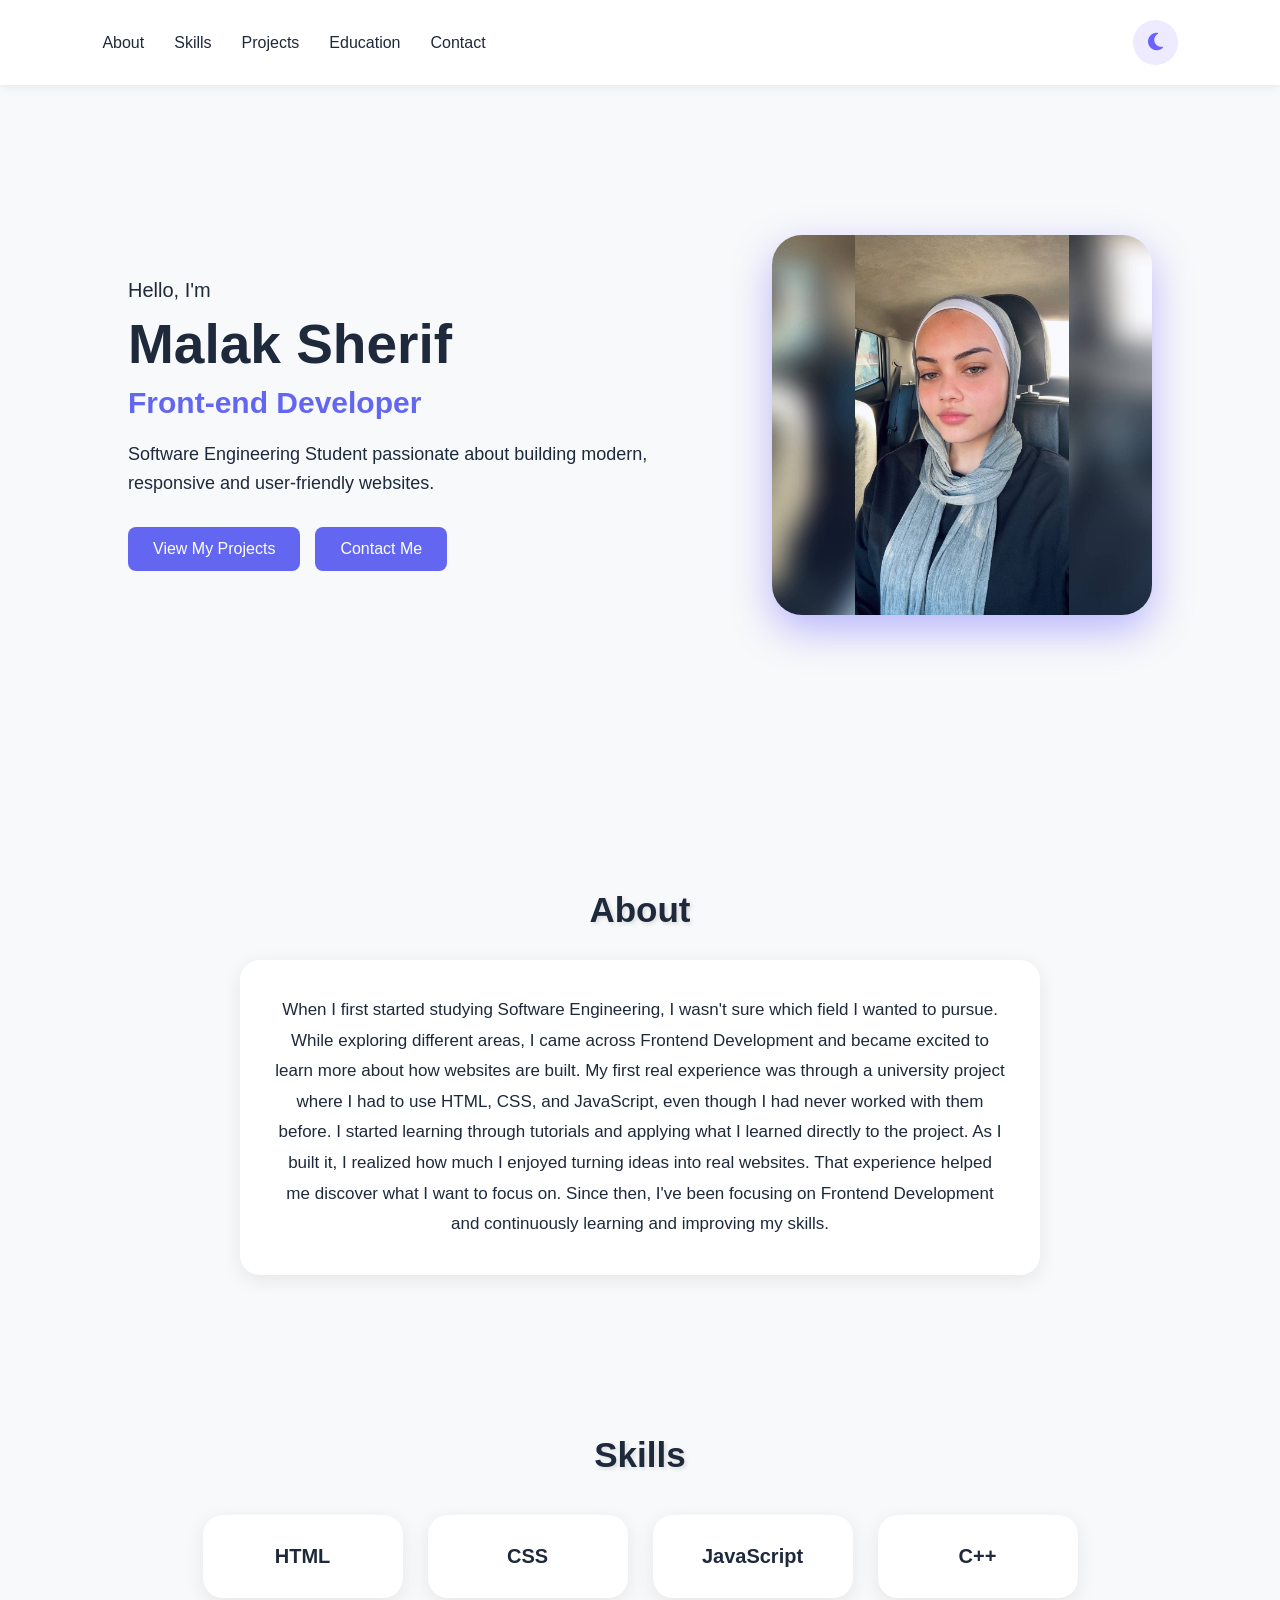
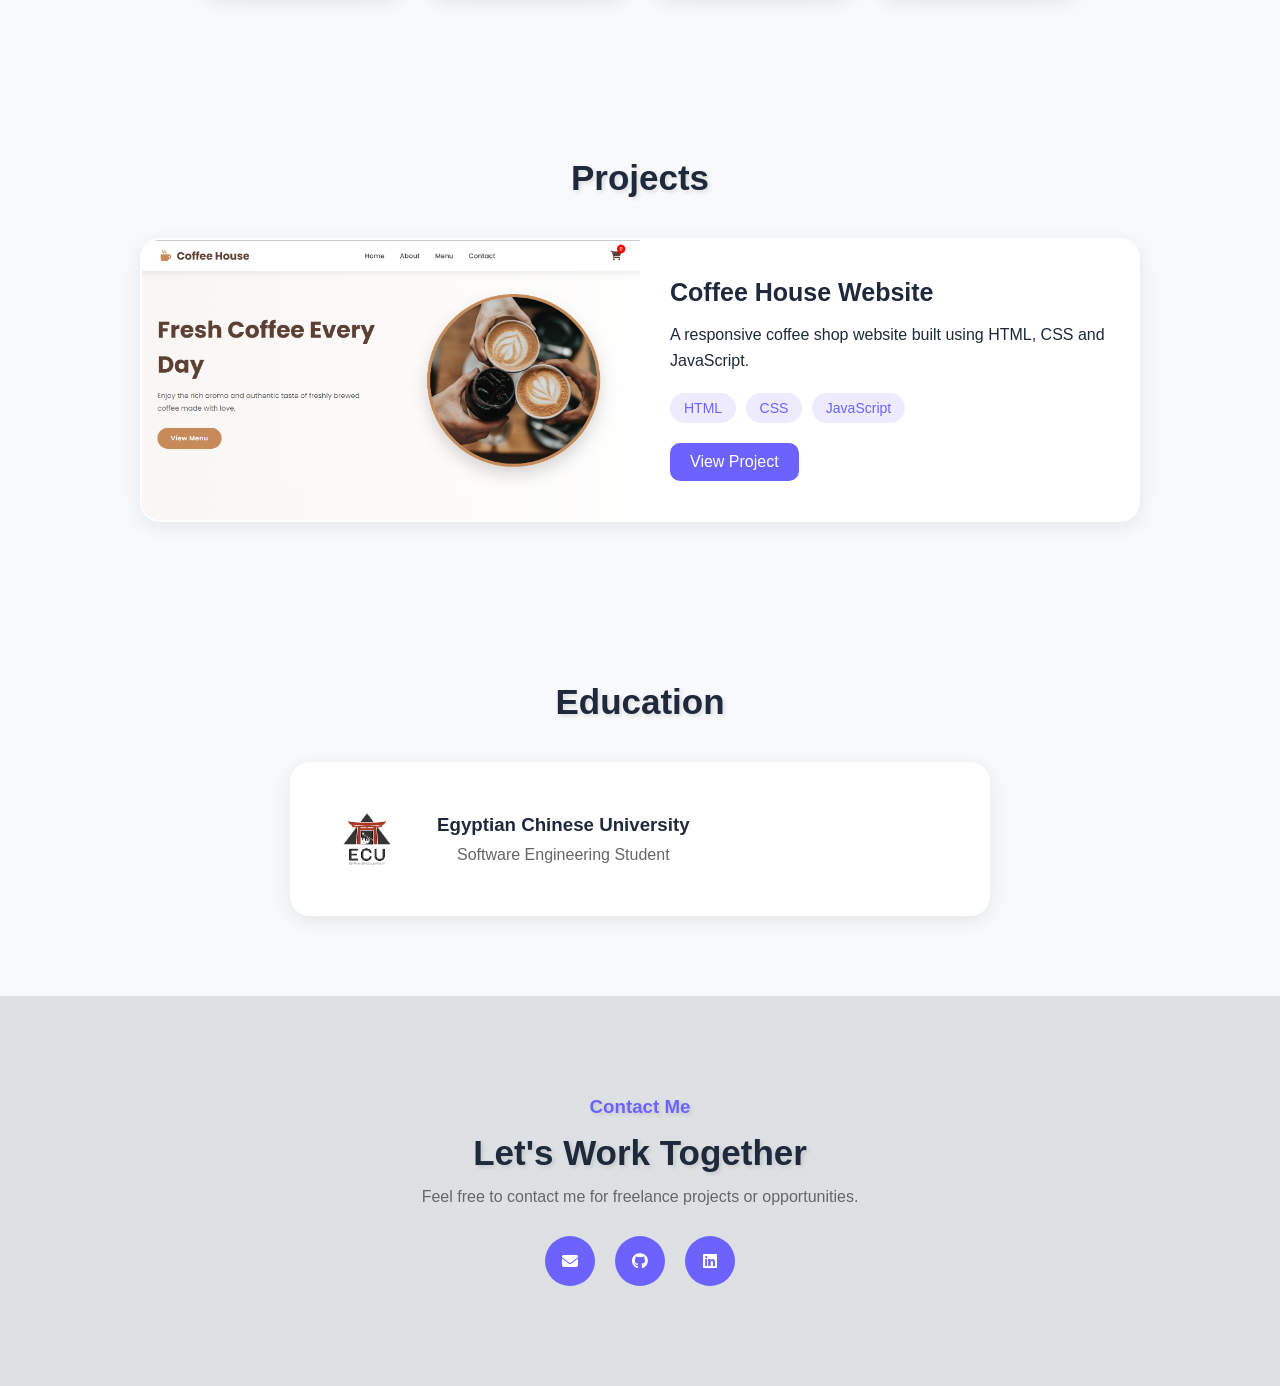
<file: index.html>
<!doctype html>
<html lang="en">
  <head>
    <meta charset="UTF-8" />
    <meta name="viewport" content="width=device-width, initial-scale=1.0" />
    <title>Malak Sherif | Front-end Developer</title>

    <link rel="stylesheet" href="css/style.css" />

    <link
      rel="stylesheet"
      href="https://cdnjs.cloudflare.com/ajax/libs/font-awesome/6.7.2/css/all.min.css"
    />
  </head>
  <body>
    <nav>

      <ul>
        <li><a href="#about">About</a></li>
        <li><a href="#skills">Skills</a></li>
        <li><a href="#projects">Projects</a></li>
        <li><a href="#education">Education</a></li>
        <li><a href="#contact">Contact</a></li>
      </ul>

      <button class="theme-toggle">
        <i class="fa-solid fa-moon"></i>
      </button>
    </nav>

    <section class="hero">
      <div class="hero-content">
        <p class="hero-intro">Hello, I'm</p>

        <h1>Malak Sherif</h1>

        <h2>Front-end Developer</h2>

        <p class="hero-description">
          Software Engineering Student passionate about building modern,
          responsive and user-friendly websites.
        </p>

        <div class="hero-buttons">
          <a href="#projects">View My Projects</a>
          <a href="#contact">Contact Me</a>
        </div>
      </div>

      <div class="hero-image">
        <img src="images/personal photo.jpg" alt="Malak Sherif" />
      </div>
    </section>

    <section class="about" id="about">
      <h2>About</h2>

      <p>
        When I first started studying Software Engineering, I wasn't sure which
        field I wanted to pursue. While exploring different areas, I came across
        Frontend Development and became excited to learn more about how websites
        are built. My first real experience was through a university project
        where I had to use HTML, CSS, and JavaScript, even though I had never
        worked with them before. I started learning through tutorials and
        applying what I learned directly to the project. As I built it, I
        realized how much I enjoyed turning ideas into real websites. That
        experience helped me discover what I want to focus on. Since then, I've
        been focusing on Frontend Development and continuously learning and
        improving my skills.
      </p>
    </section>

    <section class="skills" id="skills">
      <h2>Skills</h2>

      <div class="skills-container">
        <div class="skill">HTML</div>
        <div class="skill">CSS</div>
        <div class="skill">JavaScript</div>
        <div class="skill">C++</div>
      </div>
    </section>

    <section class="projects" id="projects">
      <h2>Projects</h2>

      <div class="project-card">
        <img
          src="coffee website images/hero.png"
          alt="Coffee House Website"
        />

        <div class="project-content">
          <h3>Coffee House Website</h3>

          <p>
            A responsive coffee shop website built using HTML, CSS and
            JavaScript.
          </p>

          <div class="technologies">
            <span>HTML</span>
            <span>CSS</span>
            <span>JavaScript</span>
          </div>

          <a href="coffee.html" target="_blank">View Project</a>
        </div>
      </div>
    </section>

    <section class="education" id="education">
      <h2>Education</h2>

      <div class="education-card">
        <img src="images/ecu.png" alt="Egyptian Chinese University" />

        <div>
          <h3>Egyptian Chinese University</h3>
          <p>Software Engineering Student</p>
        </div>
      </div>
    </section>

    <section class="contact" id="contact">
      <h3>Contact Me</h3>

      <h2>Let's Work Together</h2>

      <p>Feel free to contact me for freelance projects or opportunities.</p>

      <div class="contact-links">
        <a href="mailto:malak.sherif29@gmail.com">
          <i class="fa-solid fa-envelope"></i>
        </a>

        <a href="https://github.com/malakksh" target="_blank">
          <i class="fa-brands fa-github"></i>
        </a>

        <a
          href="https://www.linkedin.com/in/malak-sherif-a62539395"
          target="_blank"
        >
          <i class="fa-brands fa-linkedin"></i>
        </a>
      </div>
    </section>

    <script src="js/main.js"></script>
  </body>
</html>
</file>
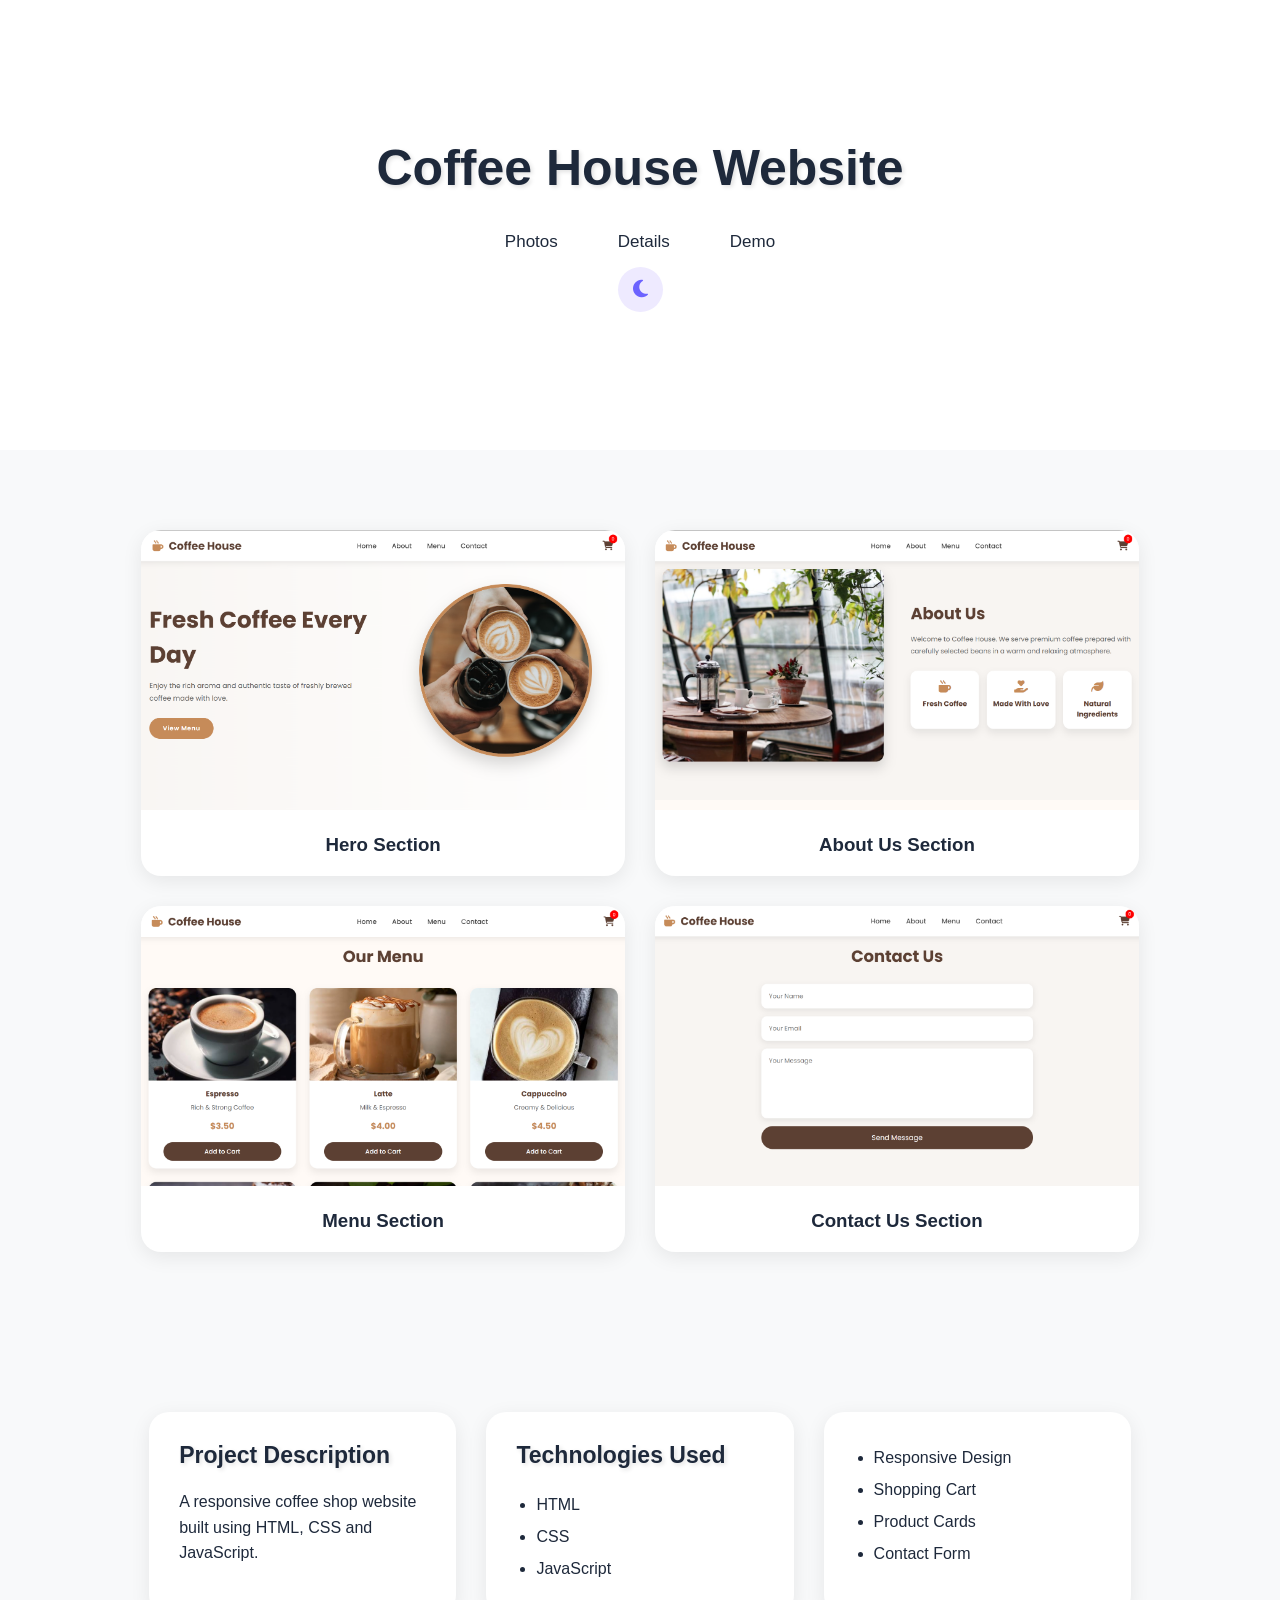
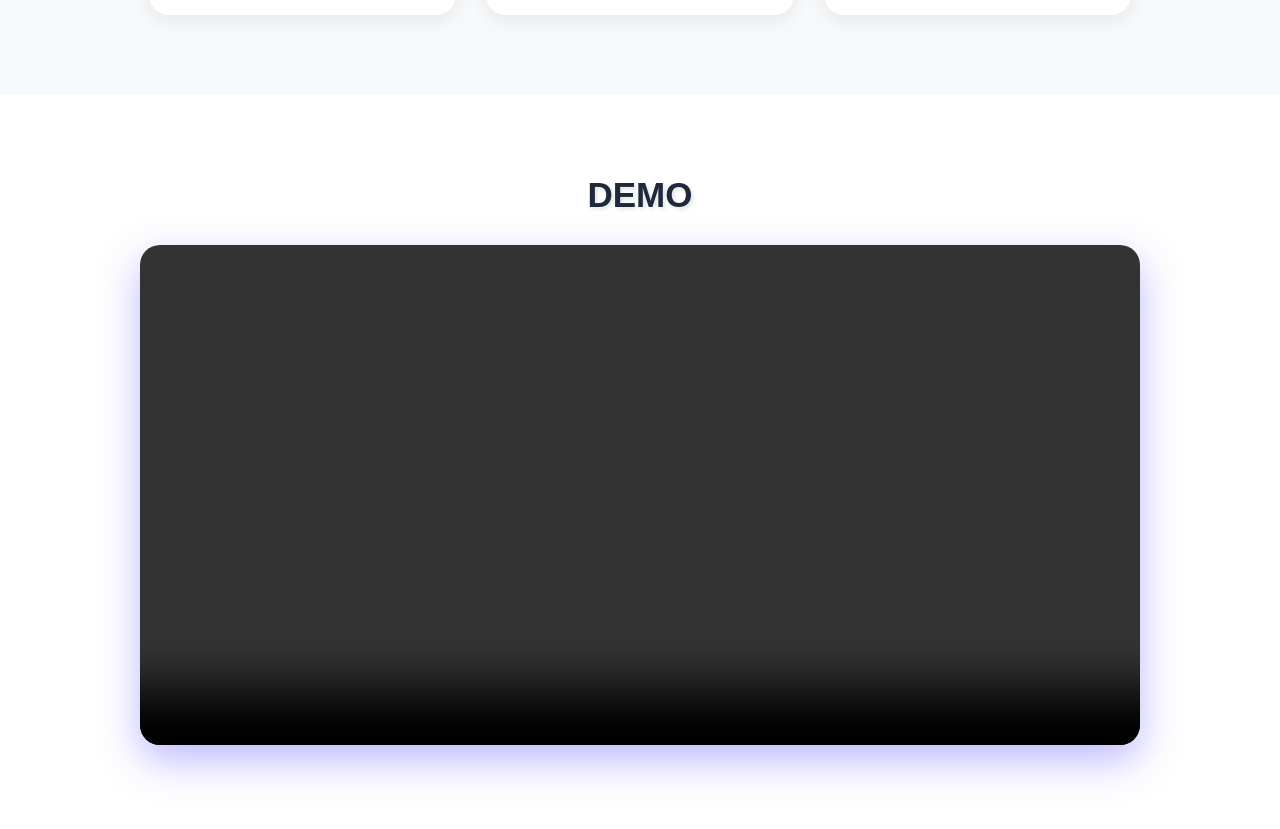
<file: coffee.html>
<!doctype html>
<html lang="en">
  <head>
    <meta charset="UTF-8" />
    <meta name="viewport" content="width=device-width, initial-scale=1.0" />
    <title>Coffee House Project</title>

    <link rel="stylesheet" href="css/coffee.css">

    <link
      rel="stylesheet"
      href="https://cdnjs.cloudflare.com/ajax/libs/font-awesome/6.7.2/css/all.min.css"
    />
  </head>
  <body>
    <section class="hero">
      <h1>Coffee House Website</h1>

      <ul>
        <li><a href="#photos">Photos</a></li>
        <li><a href="#details">Details</a></li>
        <li><a href="#demo">Demo</a></li>
      </ul>

      <button class="theme-toggle">
        <i class="fa-solid fa-moon"></i>
      </button>
    </section>

    <section class="photos" id="photos">
      <div class="card">
        <img
          src="coffee website images/hero.png"
          alt="hero-img"
          width="100%"
        />
        <h3>Hero Section</h3>
      </div>

      <div class="card">
        <img
          src="coffee website images/about us.png"
          alt="about-img"
          width="100%"
        />
        <h3>About Us Section</h3>
      </div>

      <div class="card">
        <img
          src="coffee website images/menu.png"
          alt="menu-img"
          width="100%"
        />
        <h3>Menu Section</h3>
      </div>

      <div class="card">
        <img
          src="coffee website images/contact us.png"
          alt="contact-img"
          width="100%"
        />
        <h3>Contact Us Section</h3>
      </div>
    </section>

    <section class="details" id="details">
      <div class="description">
        <h2>Project Description</h2>

        <p>
          A responsive coffee shop website built using HTML, CSS and JavaScript.
        </p>
      </div>

      <div class="technologies">
        <h2>Technologies Used</h2>

        <ul>
          <li>HTML</li>
          <li>CSS</li>
          <li>JavaScript</li>
        </ul>
      </div>

      <div class="features">
        <ul>
          <li>Responsive Design</li>
          <li>Shopping Cart</li>
          <li>Product Cards</li>
          <li>Contact Form</li>
        </ul>
      </div>
    </section>

    <section class="demo" id="demo">
      <h3>DEMO</h3>

      <video controls width="100%">
        <source src="videos/coffee house demo.mp4" type="video/mp4" />
      </video>
    </section>

    <script src="js/coffee.js"></script>
  </body>
</html>
</file>
<file: css/style.css>
/* ========== GENERAL ========== */

* {
    margin: 0;
    padding: 0;
    box-sizing: border-box;
}

html {
    scroll-behavior: smooth;
}

body {
    font-family: Arial, sans-serif;
    background-color: #f8f9fa;
    color: #1e293b;
}

/* ========== NAVBAR ========== */

nav {
    width: 100%;
    padding: 20px 8%;

    display: flex;
    justify-content: space-between;
    align-items: center;

    background-color: white;

    box-shadow: 0 2px 10px rgba(0, 0, 0, 0.08);

    position: fixed;
    top: 0;
    left: 0;

    z-index: 1000;
}

nav ul {
    list-style: none;

    display: flex;
    gap: 30px;
}

nav a {
    text-decoration: none;
    color: #1e293b;
    font-size: 16px;
}

nav a:hover {
    color: #6366f1;
}

/* ========== HERO ========== */

.hero { 
    min-height: 90vh; 
 
    display: flex; 
    justify-content: space-between; 
    align-items: center; 
 
    padding: 100px 10% 60px; 
}

.hero-image {
    width: 380px;
    height: 380px;

    display: flex;
    justify-content: center;
    align-items: center;
}

.hero-image img { 
    width: 100%; 
    height: 100%; 

    object-fit: cover; 

    border-radius: 30px; 

    box-shadow: 0 15px 40px rgba(108, 99, 255, 0.45);

    transition: transform 0.5s ease, box-shadow 0.5s ease;
}

.hero-image img:hover {
    transform: scale(1.05);

    box-shadow: 0 15px 40px rgba(108, 99, 255, 0.45);
}
.hero-content {
    max-width: 600px;
}

.hero-intro {
    font-size: 20px;
    margin-bottom: 10px;
}

.hero h1 {
    font-size: 55px;
    margin-bottom: 10px;
}

.hero h2 {
    font-size: 30px;
    color: #6366f1;
    margin-bottom: 20px;
}

.hero-description {
    font-size: 18px;
    line-height: 1.6;
    margin-bottom: 30px;
}

.hero-buttons {
    display: flex;
    gap: 15px;
}

.hero-buttons a {
    text-decoration: none;
    padding: 13px 25px;
    border-radius: 8px;
    background-color: #6366f1;
    color: white;

    transition: 0.3s;
}

.hero-buttons a:hover {
    background-color: #4f46e5;
    transform: translateY(-4px) scale(1.03);
}

/* ========== ABOUT ========== */

.about {
    padding: 80px 10%;
    text-align: center;
}

.about h2 {
    margin-bottom: 30px;
    font-size: 35px;
}

.about p {
    max-width: 800px;
    margin: auto;
    padding: 35px;
    
    background-color: white;
    border-radius: 20px;
    
    line-height: 1.8;
    font-size: 17px;

    box-shadow: 0 5px 20px rgba(0, 0, 0, 0.08);

    transition: transform 0.4s ease, box-shadow 0.4s ease;
}

.about p:hover {
    transform: translateY(-8px);
    box-shadow: 0 12px 30px #6365f1a5;
}

/* ========== SKILLS ========== */

.skills {
    padding: 80px 10%;
    text-align: center;
}

.skills h2 {
    margin-bottom: 40px;
    font-size: 35px;
}

.skills-container {
    display: flex;
    justify-content: center;
    gap: 25px;
    flex-wrap: wrap;
}

.skill {
    width: 200px;
    padding: 30px;

    background-color: white;
    border-radius: 20px;

    font-size: 20px;
    font-weight: bold;

    box-shadow: 0 5px 20px rgba(0, 0, 0, 0.08);

    transition: transform 0.4s ease, box-shadow 0.4s ease, color 0.3s ease;
}

.skill:hover {
    transform: translateY(-10px) scale(1.03);
    box-shadow: 0 15px 30px #6365f1a5;
    color: #6C63FF;
}

/*============== PROJECTS SECTION ==============*/

.projects {
    padding: 80px 10%;
    text-align: center;
}

.projects h2 {
    margin-bottom: 40px;
    font-size: 35px;
}

.project-card {
    max-width: 1000px; 
    margin: auto;

    display: flex;
    align-items: center;

    background-color: white;
    border-radius: 20px;
    overflow: hidden;

    border: 2px solid transparent;
    box-shadow: 0 5px 20px rgba(0, 0, 0, 0.08);

    transition: transform 0.4s ease, box-shadow 0.4s ease;
}

.project-card:hover {
    transform: translateY(-8px);
    box-shadow: 0 12px 30px #6365f1a5;
}

.project-card img {
    width: 50%; 
    height: 280px; 
    object-fit: cover; 
}

.project-content {
    width: 50%; 
    padding: 30px;
    text-align: left;
}

.project-content h3 {
    font-size: 25px;
    margin-bottom: 15px;
}

.project-content p {
    line-height: 1.6;
    margin-bottom: 20px;
}

.technologies {
    margin-bottom: 20px;
}

.technologies span {
    display: inline-block;

    padding: 7px 14px;
    margin-right: 5px;

    background-color: #eeeaff;
    color: #6C63FF;

    border-radius: 20px;
    font-size: 14px;

    transition: 0.3s;
}

.technologies span:hover {
    background-color: #6C63FF;
    color: white;
}

.project-content a {
    display: inline-block;

    padding: 10px 20px;

    background-color: #6C63FF;
    color: white;

    text-decoration: none;
    border-radius: 10px;

    transition: 0.3s;
}

.project-content a:hover {
    background-color: #574fd6;
    transform: translateY(-3px);
}

/*============== EDUCATION SECTION ==============*/

.education {
    padding: 80px 10%;
    text-align: center;
}

.education h2 {
    margin-bottom: 40px;
    font-size: 35px;
}

.education-card {
    max-width: 700px;
    margin: auto;

    display: flex;
    align-items: center;
    gap: 25px;

    padding: 30px;

    background-color: white;
    border-radius: 20px;

    border: 2px solid transparent;
    box-shadow: 0 5px 20px rgba(0, 0, 0, 0.08);

    transition: transform 0.4s ease, box-shadow 0.4s ease;
}

.education-card:hover {
    transform: translateY(-8px);
    box-shadow: 0 12px 30px #6365f1a5;
}

.education-card img {
    width: 90px;
    height: 90px;
    object-fit: contain;
}

.education-card h3 {
    margin-bottom: 10px;
}

.education-card p {
    color: #666;
}

/*============== CONTACT SECTION ==============*/

.contact {
    padding: 100px 10%;
    text-align: center;
    background-color: #868e983b;
}

.contact h3 {
    color: #6C63FF;
    margin-bottom: 15px;
}

.contact h2 {
    font-size: 35px;
    margin-bottom: 15px;
}

.contact p {
    margin-bottom: 30px;
    color: #666;
}

.contact-links {
    display: flex;
    justify-content: center;
    gap: 20px;
}

.contact-links a {
    width: 50px;
    height: 50px;

    display: flex;
    justify-content: center;
    align-items: center;

    background-color: #6C63FF;
    color: white;

    border-radius: 50%;

    text-decoration: none;

    transition: 0.3s;
}

.contact-links a:hover {
    background-color: #574fd6;
    transform: translateY(-5px);
}


/* ========== HEADINGS SHADOW ========== */

.about h2,
.skills h2,
.projects h2,
.education h2,
.contact h3,
.contact h2 {
    text-shadow: 2px 2px 4px #0000001f;
    transition: 0.3s;
}

.about h2:hover,
.skills h2:hover,
.projects h2:hover,
.education h2:hover,
.contact h2:hover {
    color: #6C63FF;
}

/*============== DARK MODE BUTTON ==============*/

.theme-toggle {
    width: 45px;
    height: 45px;

    border: none;
    border-radius: 50%;

    background-color: #eeeaff;
    color: #6C63FF;

    font-size: 20px;

    cursor: pointer;

    transition: 0.3s;
}

.theme-toggle:hover {
    background-color: #6C63FF;
    color: white;

    transform: rotate(15deg) scale(1.08);

    box-shadow: 0 5px 15px rgba(108, 99, 255, 0.3);
}

/*============== RESPONSIVE DESIGN ==============*/

@media (max-width: 768px) {

    /*============== NAVBAR ==============*/

    nav {
        padding: 20px 5%;
        flex-direction: column;
        gap: 20px;
    }

    nav ul {
        gap: 15px;
        flex-wrap: wrap;
        justify-content: center;
    }

    nav a {
        font-size: 14px;
    }


    /*============== HERO ==============*/

    .hero {
        min-height: auto;
        flex-direction: column;
        text-align: center;
        gap: 40px;
        padding: 150px 5% 60px;
    }

    .hero-content {
        max-width: 100%;
    }

    .hero h1 {
        font-size: 38px;
    }

    .hero h2 {
        font-size: 24px;
    }

    .hero-description {
        font-size: 16px;
    }

    .hero-buttons {
        justify-content: center;
        flex-wrap: wrap;
    }

    .hero-image {
        width: 280px;
        height: 280px;
    }


    /*============== ABOUT ==============*/

    .about {
        padding: 60px 5%;
    }

    .about h2 {
        font-size: 30px;
    }

    .about p {
        padding: 25px;
        font-size: 16px;
    }


    /*============== SKILLS ==============*/

    .skills {
        padding: 60px 5%;
    }

    .skills h2 {
        font-size: 30px;
    }

    .skill {
        width: 160px;
    }


    /*============== PROJECTS ==============*/

    .projects {
        padding: 60px 5%;
    }

    .projects h2 {
        font-size: 30px;
    }

    .project-card {
        flex-direction: column;
    }

    .project-card img {
        width: 100%;
        height: 250px;
    }

    .project-content {
        width: 100%;
        padding: 25px;
        text-align: center;
    }


    /*============== EDUCATION ==============*/

    .education {
        padding: 60px 5%;
    }

    .education h2 {
        font-size: 30px;
    }

    .education-card {
        flex-direction: column;
        text-align: center;
    }


    /*============== CONTACT ==============*/

    .contact {
        padding: 70px 5%;
    }

    .contact h2 {
        font-size: 30px;
    }

}

/*============== DARK MODE ==============*/

body.dark {
    background-color: #0f172a;
    color: #f8fafc;
}

body.dark nav {
    background-color: #1e293b;
}

body.dark nav a {
    color: #f8fafc;
}

body.dark nav a:hover {
    color: #6C63FF;
}

body.dark .about p,
body.dark .skill,
body.dark .project-card,
body.dark .education-card,
body.dark .description,
body.dark .Technologies,
body.dark .features {
    background-color: #1e293b;
    color: #f8fafc;
}

body.dark .hero,
body.dark .demo {
    background-color: #0f172a;
}

body.dark .contact {
    background-color: #1e293b;
}

body.dark .about p:hover,
body.dark .skill:hover,
body.dark .project-card:hover,
body.dark .education-card:hover {
    box-shadow: 0 12px 30px rgba(108, 99, 255, 0.4);
}

body.dark .theme-toggle {
    background-color: #6C63FF;
    color: white;
}

/*============== SMOOTH DARK MODE ==============*/

body,
nav,
.hero,
.contact {
    transition: background-color 0.4s, color 0.4s;
}

nav a,
.theme-toggle,
.about h2,
.skills h2,
.projects h2,
.education h2,
.contact h2 {
    transition: color 0.3s, background-color 0.3s;
}

/*============== SECTION SCROLL ANIMATION ==============*/

section {
    opacity: 0;
    transform: translateY(40px);

    transition: opacity 0.8s ease, transform 0.8s ease;
}

section.show {
    opacity: 1;
    transform: translateY(0);
}


/*============== HERO ANIMATION ==============*/

.hero {
    opacity: 0;
    transform: translateX(-60px);

    transition: opacity 1s ease, transform 1s ease;
}

.hero.show {
    opacity: 1;
    transform: translateX(0);
}
</file>
<file: css/coffee.css>
/* ========== GENERAL ========== */

* {
    margin: 0;
    padding: 0;
    box-sizing: border-box;
}

html {
    scroll-behavior: smooth;
}

body {
    font-family: Arial, sans-serif;
    background-color: #f8f9fa;
    color: #1e293b;

    transition: background-color 0.4s ease, color 0.4s ease;
}


/* ========== HERO ========== */

.hero {
    min-height: 50vh;

    display: flex;
    flex-direction: column;
    justify-content: center;
    align-items: center;

    padding: 60px 10%;

    background-color: white;

    text-align: center;

    transition: background-color 0.4s ease, color 0.4s ease;
}

.hero h1 {
    font-size: 50px;
    margin-bottom: 35px;

    text-shadow: 2px 2px 4px rgba(0, 0, 0, 0.12);
}

.hero ul {
    list-style: none;

    display: flex;
    justify-content: center;
    align-items: center;

    gap: 60px;
}

.hero a {
    text-decoration: none;
    color: #1e293b;

    font-size: 17px;

    transition: color 0.3s ease;
}

.hero a:hover {
    color: #6C63FF;
}


/* ========== PHOTOS ========== */

.photos {
    padding: 80px 8%;

    display: flex;
    justify-content: center;
    gap: 30px;

    flex-wrap: wrap;
}

.card {
    width: 45%;

    background-color: white;

    border-radius: 20px;

    overflow: hidden;

    box-shadow: 0 5px 20px rgba(0, 0, 0, 0.08);

    transition: transform 0.5s ease, box-shadow 0.5s ease,
                background-color 0.4s ease, color 0.4s ease;
}

.card:hover {
    transform: translateY(-8px);

    box-shadow: 0 12px 30px #6365f1a5;
}

.card img {
    width: 100%;
    height: 280px;

    object-fit: cover;
}

.card h3 {
    padding: 20px;

    text-align: center;
}


/* ========== DETAILS ========== */

.details {
    padding: 80px 10%;

    display: flex;
    justify-content: center;
    gap: 30px;

    flex-wrap: wrap;
}

.description,
.technologies,
.features {
    width: 30%;
    min-width: 250px;

    padding: 30px;

    background-color: white;

    border-radius: 20px;

    box-shadow: 0 5px 20px rgba(0, 0, 0, 0.08);

    transition: transform 0.5s ease, box-shadow 0.5s ease,
                background-color 0.4s ease, color 0.4s ease;
}

.description:hover,
.technologies:hover,
.features:hover {
    transform: translateY(-8px);

    box-shadow: 0 12px 30px #6365f1a5;
}

.details h2 {
    margin-bottom: 20px;

    font-size: 23px;

    text-shadow: 2px 2px 4px rgba(0, 0, 0, 0.12);
}

.details p {
    line-height: 1.6;
}

.details ul {
    padding-left: 20px;

    line-height: 2;
}


/* ========== DEMO ========== */

.demo {
    padding: 80px 10%;

    text-align: center;

    background-color: white;

    transition: background-color 0.4s ease, color 0.4s ease;
}

.demo h3 {
    margin-bottom: 30px;

    font-size: 35px;

    text-shadow: 2px 2px 4px rgba(0, 0, 0, 0.12);
}

.demo video {
    max-width: 1000px;

    border-radius: 20px;

    box-shadow: 0 15px 40px #6c63ff73;

    transition: transform 0.5s ease, box-shadow 0.5s ease;
}

.demo video:hover {
    transform: scale(1.02);

    box-shadow: 0 15px 40px #6c63ff80;
}

/*============== DARK MODE BUTTON ==============*/

.theme-toggle {
    display: block;

    width: 45px;
    height: 45px;

    margin: 15px auto 0;

    border: none;
    border-radius: 50%;

    background-color: #eeeaff;
    color: #6C63FF;

    font-size: 20px;

    cursor: pointer;

    transition: 0.4s ease;
}

.theme-toggle:hover {
    background-color: #6C63FF;
    color: white;

    transform: rotate(15deg) scale(1.08);

    box-shadow: 0 5px 15px rgba(108, 99, 255, 0.3);
}

/*============== DARK MODE ==============*/

body.dark {
    background-color: #0f172a;
    color: #f8fafc;
}

body.dark .hero {
    background-color: #1e293b;
}

body.dark .hero a {
    color: #f8fafc;
}

body.dark .hero a:hover {
    color: #6C63FF;
}

body.dark .card,
body.dark .description,
body.dark .technologies,
body.dark .features {
    background-color: #1e293b;
    color: #f8fafc;
}

body.dark .demo {
    background-color: #1e293b;
    color: #f8fafc;
}

body.dark .card:hover,
body.dark .description:hover,
body.dark .technologies:hover,
body.dark .features:hover {
    box-shadow: 0 12px 30px rgba(108, 99, 255, 0.4);
}


/*============== RESPONSIVE DESIGN ==============*/

@media (max-width: 768px) {

    /*============== HERO ==============*/

    .hero {
        min-height: auto;
        padding: 50px 5%;
    }

    .hero h1 {
        font-size: 38px;
    }

    .hero ul {
        gap: 15px;
        flex-wrap: wrap;
        justify-content: center;
    }

    .hero a {
        font-size: 15px;
    }


    /*============== PHOTOS ==============*/

    .photos {
        padding: 60px 5%;
        gap: 25px;
    }

    .card {
        width: 100%;
    }

    .card img {
        height: 280px;
    }


    /*============== DETAILS ==============*/

    .details {
        padding: 60px 5%;
        gap: 25px;
    }

    .description,
    .technologies,
    .features {
        width: 100%;
    }


    /*============== DEMO ==============*/

    .demo {
        padding: 60px 5%;
    }

    .demo h3 {
        font-size: 30px;
    }
    

}

/*============== SECTION SCROLL ANIMATION ==============*/

section {
    opacity: 0;
    transform: translateY(40px);

    transition: opacity 0.8s ease, transform 0.8s ease;
}

section.show {
    opacity: 1;
    transform: translateY(0);
}
</file>
